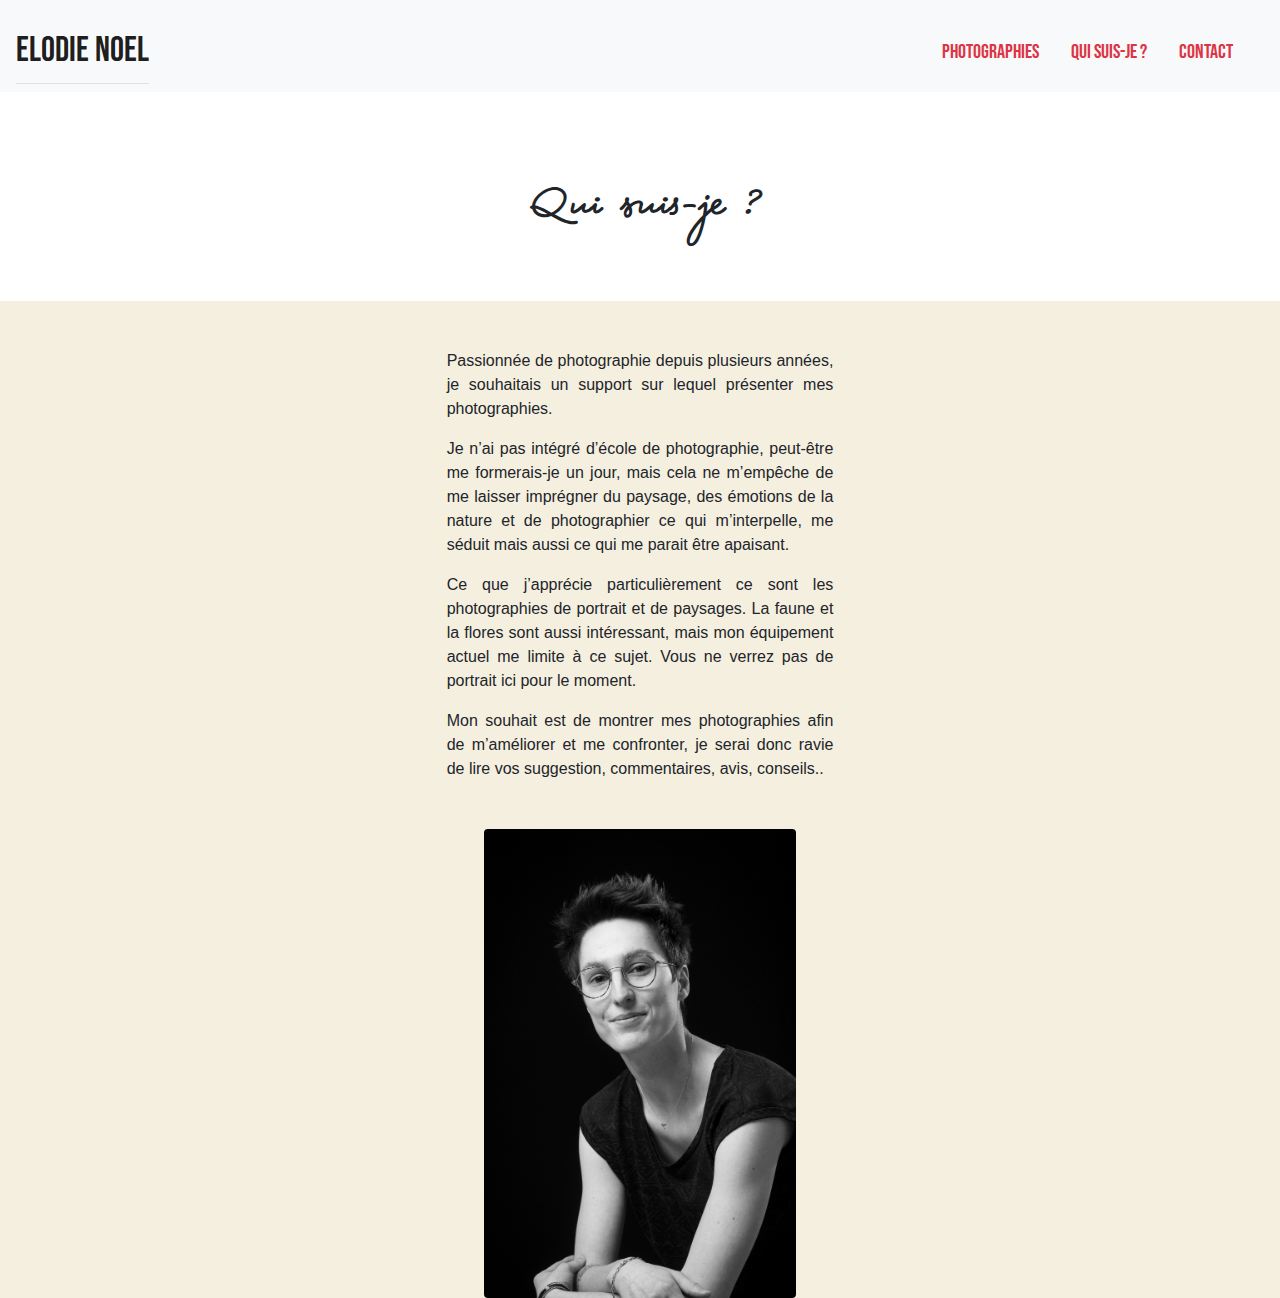
<file: Quisuis-je.html>
<!doctype html>
<html lang="fr">
  <head>
    <!-- Required meta tags -->
    <meta charset="utf-8">
    <meta name="viewport" content="width=device-width, initial-scale=1, shrink-to-fit=no">

    <!-- Bootstrap CSS -->
    <link rel="stylesheet" href="https://stackpath.bootstrapcdn.com/bootstrap/4.4.1/css/bootstrap.min.css" integrity="sha384-Vkoo8x4CGsO3+Hhxv8T/Q5PaXtkKtu6ug5TOeNV6gBiFeWPGFN9MuhOf23Q9Ifjh" crossorigin="anonymous">

    <link href="style.css" rel="stylesheet" type="text/css" />

    <title>Elodie NOEL</title>
  </head>
    <!--fin du HEAD-->
  <body class="">
    
    
    <div class="container col-12"> <!--pour scroller et garder la barre de menu : classe sticky-top"-->
        <div class="row ">
            <nav class="col navbar navbar-expand-lg navbar-light bg-light ">
                <a class="col-0.5 navbar-brand border-bottom " href="#"><span class="author">Elodie Noel</span></a>
                <div class="col ">
                  <ul class="nav justify-content-end">
                    <li class="nav-item active">
                      <a class="nav-link text-danger" href="index.html">Photographies <span class="sr-only">(current)</span></a>
                    </li>
                    <li class="nav-item">
                      <a class="nav-link text-danger" href="#">Qui suis-je ?</a>
                    </li>
                    <li class="nav-item">
                      <a class="nav-link text-danger" href="#">Contact</a>
                    </li>
                  </ul>
                </div>
            </nav>
        </div>
    </div>

    <div class="container col-12 ">

        <div class="row m-5 pt-5 ">
            <div class="col-12">
                <h1 class="">Qui suis-je ?</h1>
            </div>
        </div>
    </div>

    <div class="container col-12">
        <div class="row justify-content-center">
            <div class="col bg_container">
                <div class="resume m-5 col-4 mx-auto">
                    <p>Passionnée de photographie depuis plusieurs années, je souhaitais un support sur lequel présenter mes photographies. </p>
    
                    <p>Je n’ai pas intégré d’école de photographie, peut-être me formerais-je un jour,
                         mais cela ne m’empêche de me laisser imprégner du paysage,
                          des émotions de la nature et de photographier ce qui m’interpelle, me
                           séduit mais aussi ce qui me parait être apaisant.</p>
    
                    <p>Ce que j’apprécie particulièrement ce sont les photographies de portrait et de paysages.
                         La faune et la flores sont aussi intéressant, mais mon équipement actuel me limite à ce sujet.
                          Vous ne verrez pas de portrait ici pour le moment. 
                    </p>
                    <p>Mon souhait est de montrer mes photographies afin de m’améliorer et me confronter, 
                        je serai donc ravie de lire vos suggestion, commentaires, avis, conseils..</p>
    
                </div>
                <img src="img/portrait_court.jpg" class="picture_author rounded mx-auto d-block " alt="...">
            </div>
     

        </div>
    </div>
    

    <!-- Optional JavaScript -->
    <!-- jQuery first, then Popper.js, then Bootstrap JS -->
    <script src="https://code.jquery.com/jquery-3.4.1.slim.min.js" integrity="sha384-J6qa4849blE2+poT4WnyKhv5vZF5SrPo0iEjwBvKU7imGFAV0wwj1yYfoRSJoZ+n" crossorigin="anonymous"></script>
    <script src="https://cdn.jsdelivr.net/npm/popper.js@1.16.0/dist/umd/popper.min.js" integrity="sha384-Q6E9RHvbIyZFJoft+2mJbHaEWldlvI9IOYy5n3zV9zzTtmI3UksdQRVvoxMfooAo" crossorigin="anonymous"></script>
    <script src="https://stackpath.bootstrapcdn.com/bootstrap/4.4.1/js/bootstrap.min.js" integrity="sha384-wfSDF2E50Y2D1uUdj0O3uMBJnjuUD4Ih7YwaYd1iqfktj0Uod8GCExl3Og8ifwB6" crossorigin="anonymous"></script>
  </body>
</html>
</file>
<file: style.css>
@font-face
{
    font-family: RespondentBlack_PERSONAL_USE_ONLY;
    src: url(font/respondent/RespondentBlack_PERSONAL_USE_ONLY.otf);
}
@font-face{
    font-family: BebasNeue-Regular;
    src: url(font/bebas_neue/BebasNeue-Regular.otf),
        url(font/bebas_neue/BebasNeue-Regular.eot),
        url(font/bebas_neue/BebasNeue-Regular.ttf),
        url(font/bebas_neue/BebasNeue-Regular.woff);
}


h1{
    text-align: center;
    font-family: RespondentBlack_PERSONAL_USE_ONLY;
    font-style: bold;
    font-size: 48px;
}

.author, .navbar {
    padding-top: 20px;
}

ul {
    font-size: 20px;
}

.author, .nav{
    font-family: BebasNeue-Regular;
}

.author {
    font-size: 35px;
}

.bg_container {
    background-color: #f5efe0;
}

/* class qui suisje */

.picture_author {
    max-width: 25%;
}

.resume {
    text-align: justify;
}
</file>
